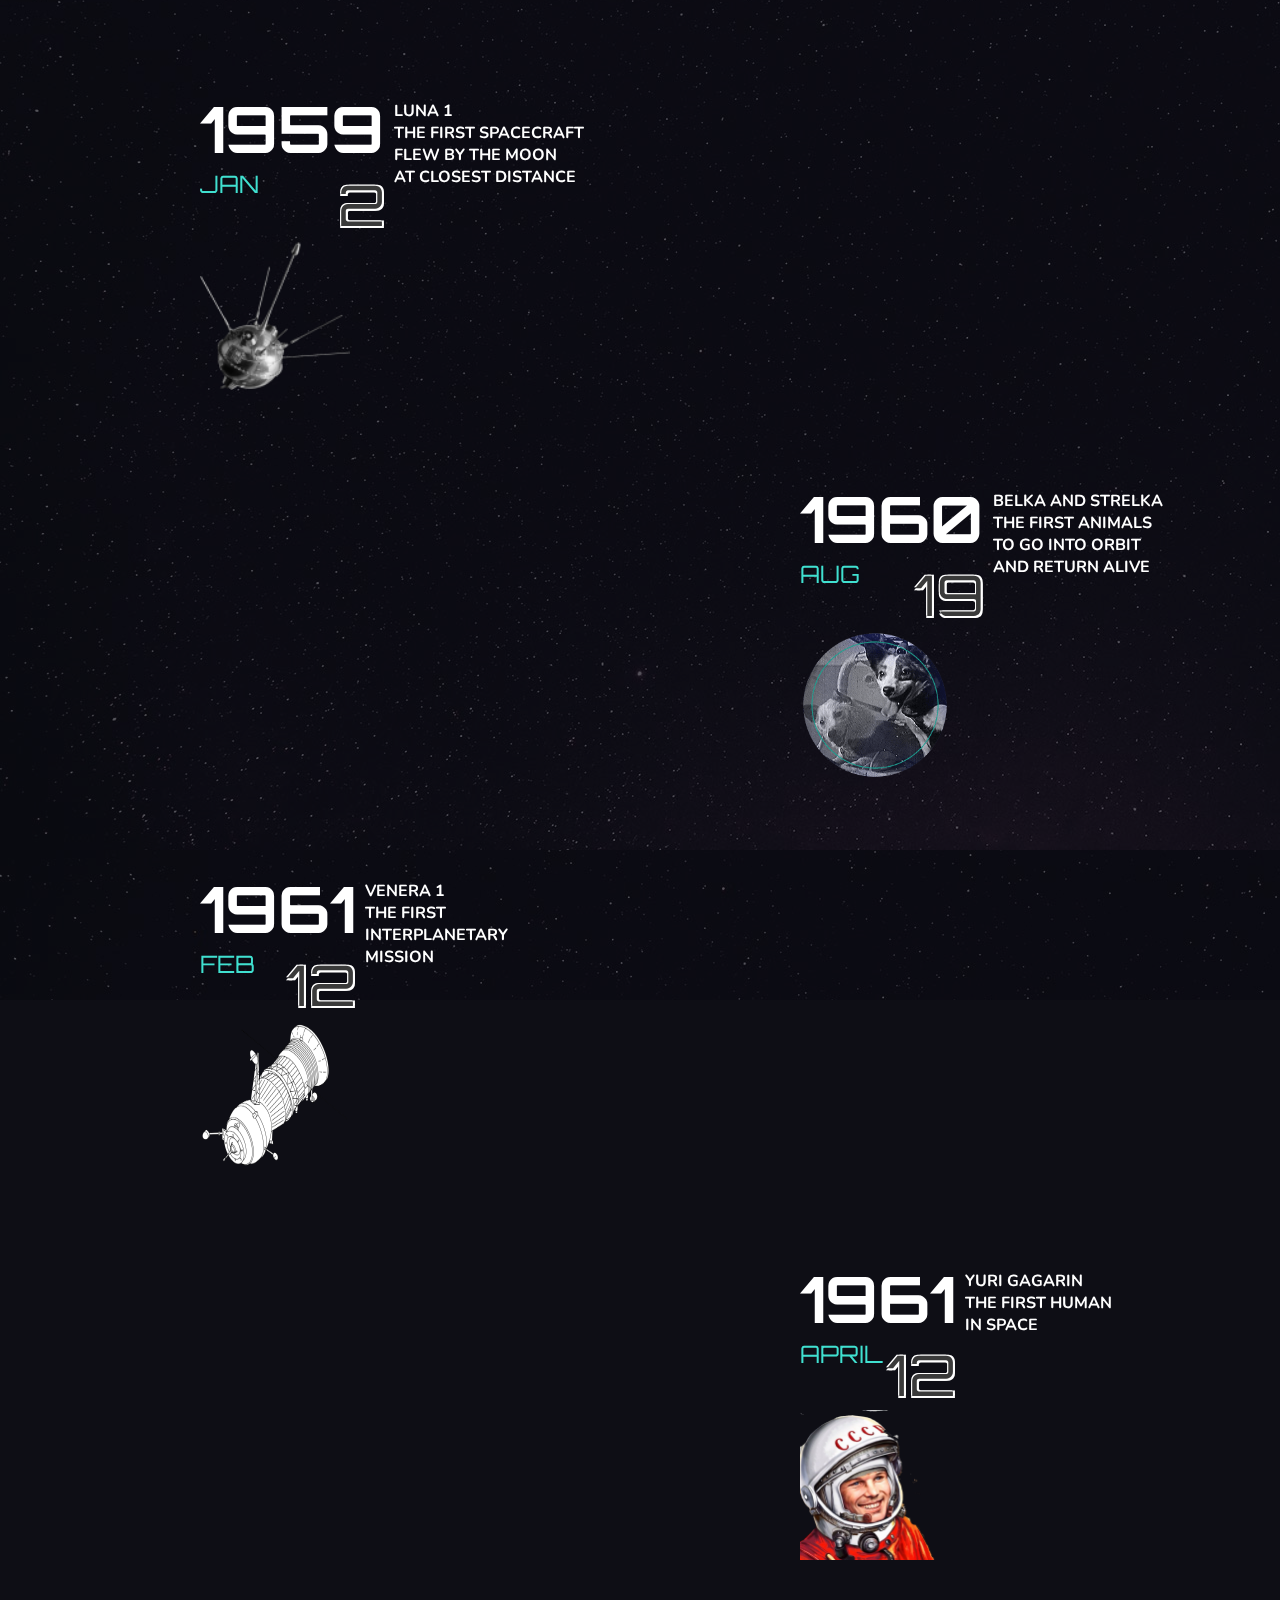
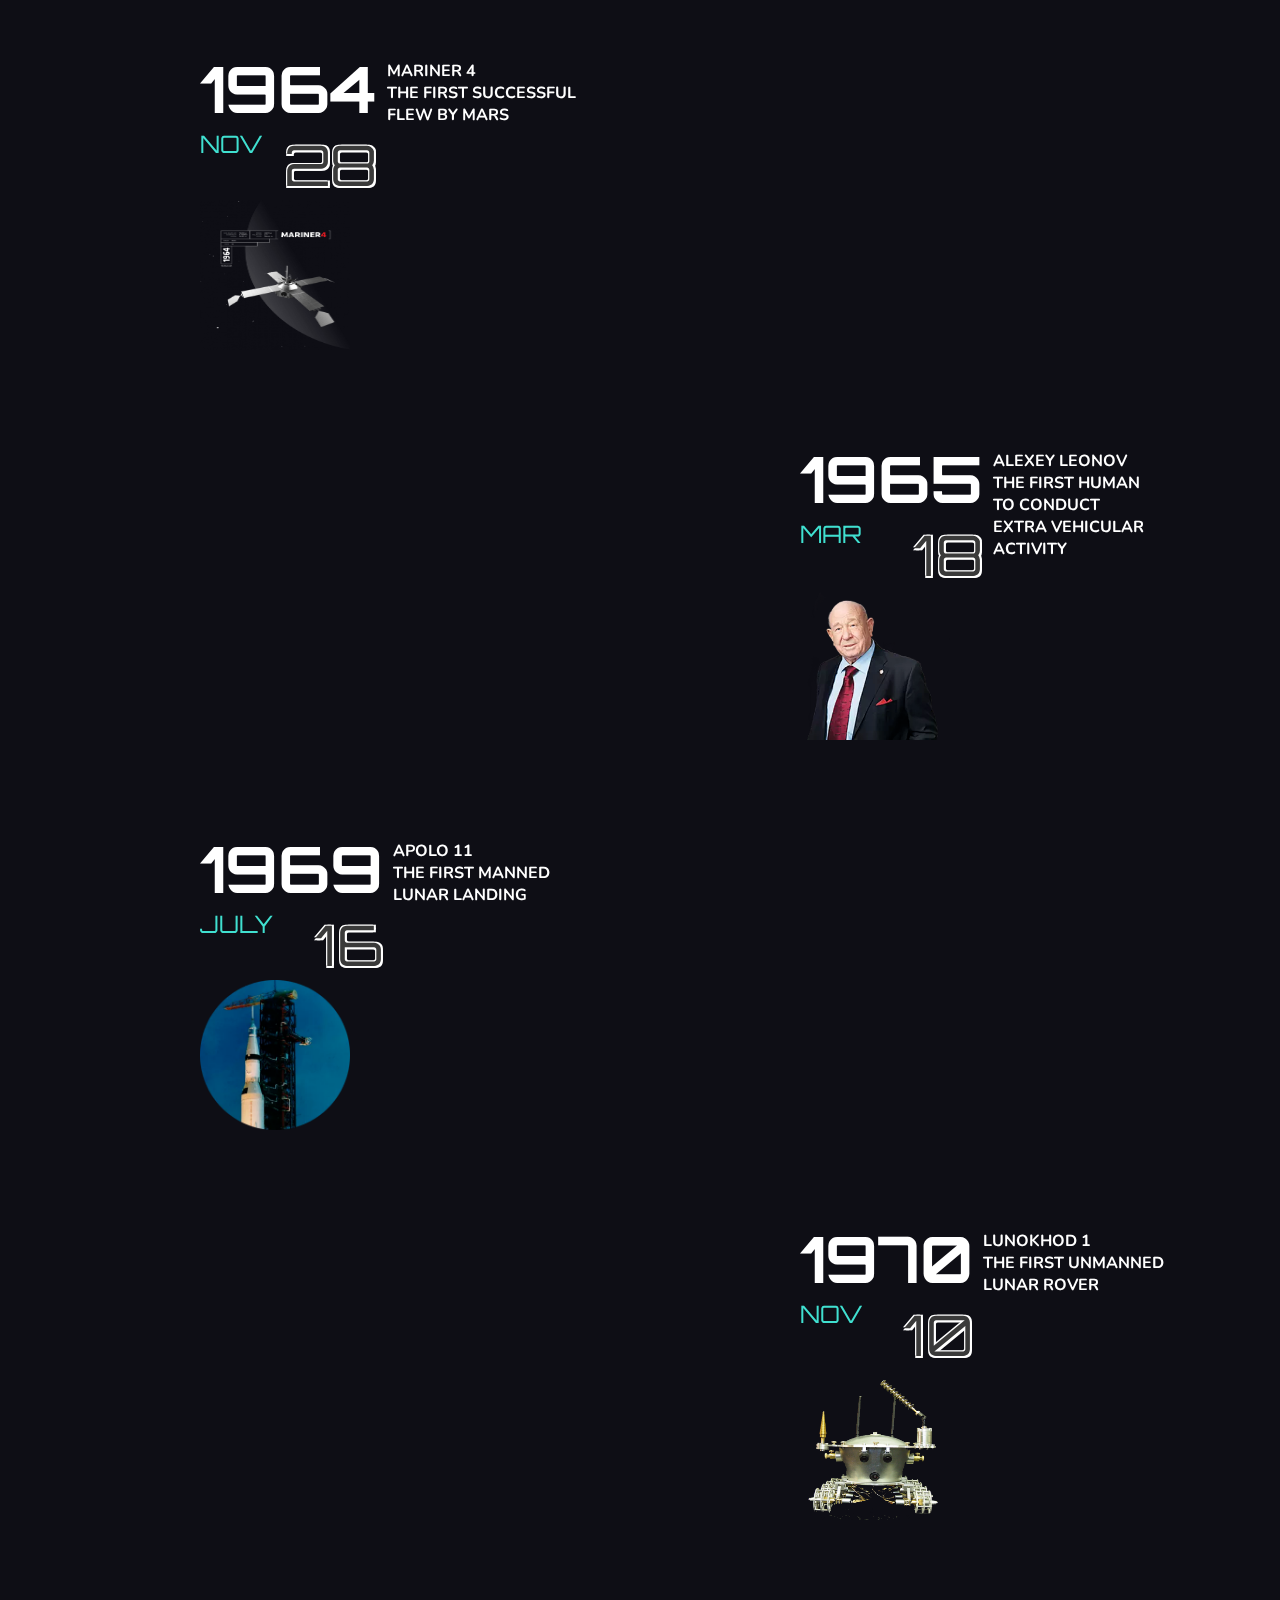
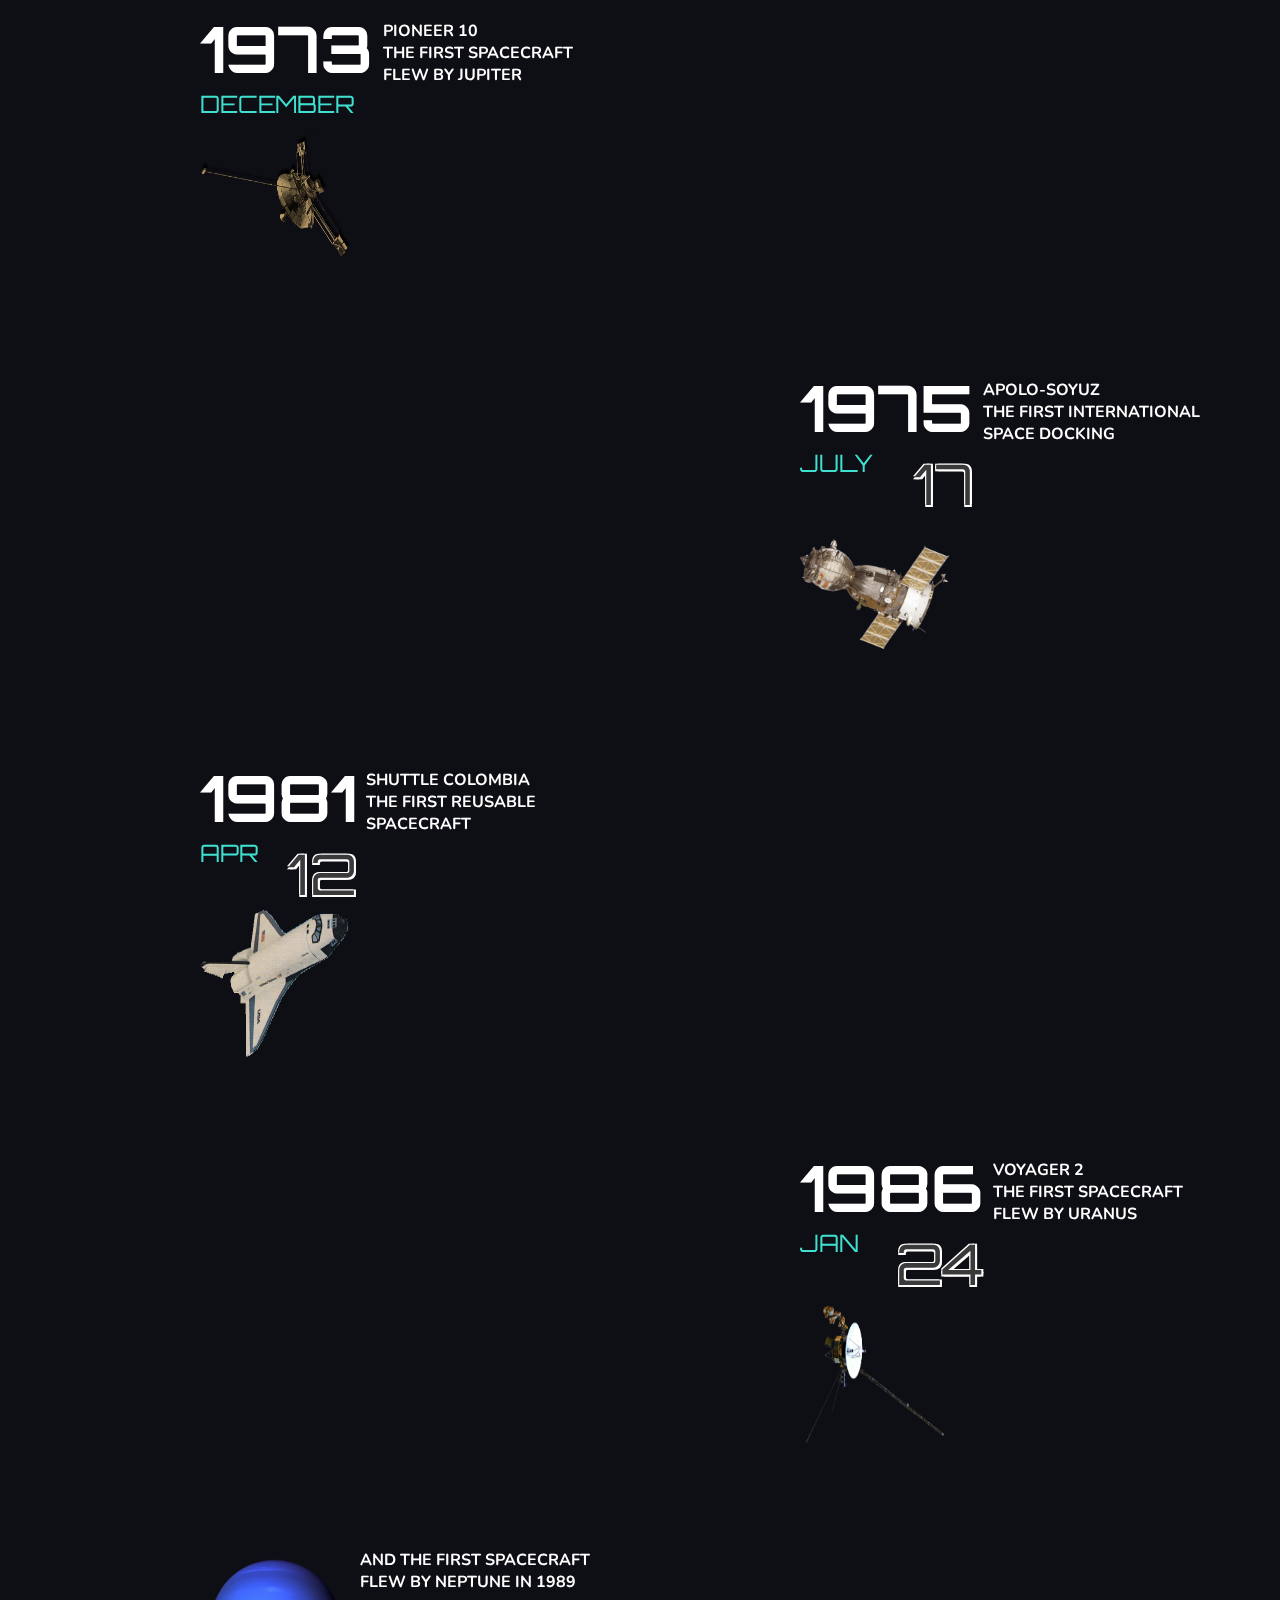
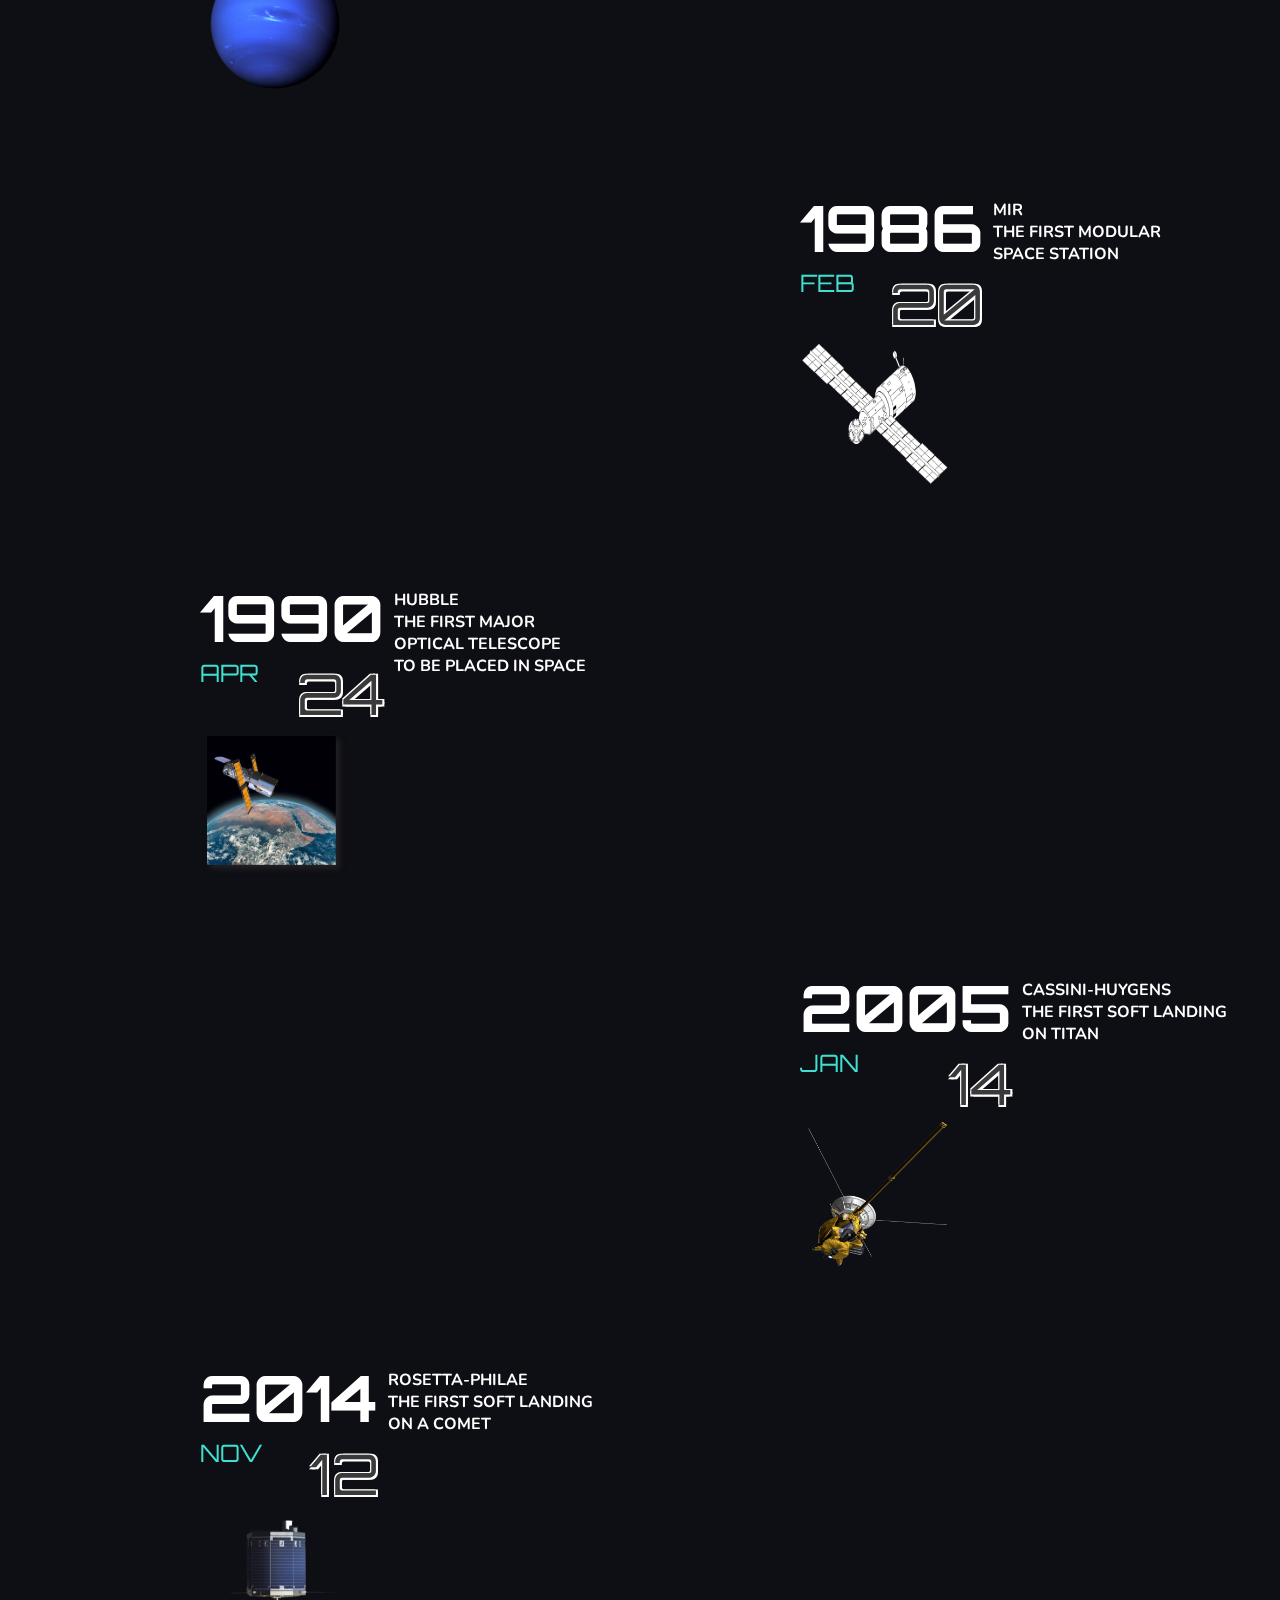
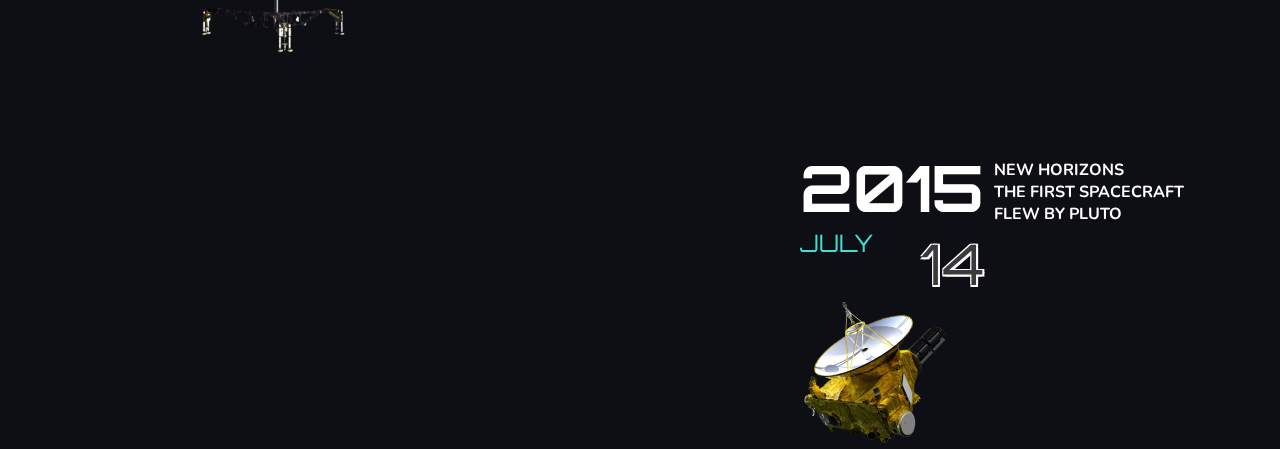
<file: HistoryMain/index.html>
<!DOCTYPE html>
<html lang="en">
<head>
    <link href="https://fonts.googleapis.com/css?family=Orbitron&display=swap" rel="stylesheet">
    <link href="https://fonts.googleapis.com/css?family=Nunito&display=swap" rel="stylesheet">
    <meta charset="UTF-8">
    <meta name="viewport" content="width=device-width, initial-scale=1.0">
    <meta http-equiv="X-UA-Compatible" content="ie=edge">
    <title>History Main</title>
    <link rel="stylesheet" href="index.css">
</head>
<body>
        <div class="starimag"></div>
        <div class="flex" style = "margin-left: 200px; margin-top: 100px">
                <div class = "date">
                    <h1 class="year">
                        1959
                    </h1>
                    <div>
                        <span class="mdate">JAN</span>
                        <span class="month">2</span>
                    </div>
                    <img src="luna-e1.png" alt="" class = "imag">
                </div>
                <div class = "info">
                    <div>
                        <b>LUNA 1</b>
                    </div>
                    <div>
                        <b>THE FIRST SPACECRAFT</b>
                    </div>
                    <div>
                        <b>FLEW BY THE MOON</b>
                    </div>
                    <div>
                        <b>AT CLOSEST DISTANCE</b>
                    </div>
                    <div class="learn">
                        <b>Learn More</b>
                    </div>
            </div>
        </div>
        <div class="flex" style = "margin-left:800px">
            <div class = "date">
                <h1 class="year">
                    1960
                </h1>
                <div>
                    <span class="mdate">AUG</span>
                    <span class="month">19</span>
                </div>
                <img src="belka-strelka-2_1.png" alt="" class="imag">
            </div>
            <div class = "info">
                <div>
                    <b>BELKA AND STRELKA</b>
                </div>
                <div>
                    <b>THE FIRST ANIMALS</b>
                </div>
                <div>
                    <b>TO GO INTO ORBIT</b>
                </div>
                <div>
                    <b>AND RETURN ALIVE</b>
                </div>
                <div class="learn">
                        <b>Learn More</b>
                    </div>
        </div>
    </div>
        <div class="flex" style = "margin-left: 200px">
                <div class = "date">
                    <h1 class="year">
                        1961
                    </h1>
                    <div>
                        <span class="mdate">FEB</span>
                        <span class="month">12</span>
                    </div>
                    <img src="1200px-Progress_drawing.png" alt="" class="imag">
                </div>
                <div class = "info">
                    <div>
                        <b>VENERA 1</b>
                    </div>
                    <div>
                        <b>THE FIRST</b>
                    </div>
                    <div>
                        <b>INTERPLANETARY</b>
                    </div>
                    <div>
                        <b>MISSION</b>
                    </div>
                    <div class="learn">
                            <b>Learn More</b>
                        </div>
            </div>
        </div>
        <div class="flex" style = "margin-left:800px">
                <div class = "date">
                    <h1 class="year">
                        1961
                    </h1>
                    <div>
                        <span class="mdate">APRIL</span>
                        <span class="month">12</span>
                    </div>
                    <img src="Yuri-Gagarin-PNG-Transparent-File.png" alt="" class="imag">
                </div>
                <div class = "info">
                    <div>
                        <b>YURI GAGARIN</b>
                    </div>
                    <div>
                        <b>THE FIRST HUMAN</b>
                    </div>
                    <div>
                        <b>IN SPACE</b>
                    </div>
                    <div class="learn">
                            <b>Learn More</b>
                        </div>
            </div>
        </div>
        <div class="flex" style = "margin-left: 200px">
                <div class = "date">
                    <h1 class="year">
                        1964
                    </h1>
                    <div >
                        <span class="mdate">NOV</span>
                        <span class="month">28</span>
                    </div>
                    <img src="3964641_print_1.png" alt="" class="imag">
                </div>
                <div class = "info">
                    <div>
                        <b>MARINER 4</b>
                    </div>
                    <div>
                        <b>THE FIRST SUCCESSFUL</b>
                    </div>
                    <div>
                        <b>FLEW BY MARS</b>
                    </div>
                    <div class="learn">
                            <b>Learn More</b>
                        </div>
            </div>
        </div>
        <div class="flex" style = "margin-left:800px">
                <div class = "date">
                    <h1 class="year">
                        1965
                    </h1>
                    <div>
                        <span class="mdate">MAR</span>
                        <span class="month">18</span>
                    </div>
                    <img src="4340840328aeec821030889273389e47.png" alt="" class="imag">
                </div>
                <div class = "info">
                    <div>
                        <b>ALEXEY LEONOV</b>
                    </div>
                    <div>
                        <b>THE FIRST HUMAN</b>
                    </div>
                    <div>
                        <b>TO CONDUCT</b>
                    </div>
                    <div>
                        <b>EXTRA VEHICULAR</b>
                    </div>
                    <div>
                        <b>ACTIVITY</b>
                    </div>
                    <div class="learn">
                            <b>Learn More</b>
                        </div>
            </div>
        </div>
        <div class="flex" style = "margin-left: 200px">
                <div class = "date">
                    <h1 class="year">
                        1969
                    </h1>
                    <div>
                        <span class="mdate">JULY</span>
                        <span class="month">16</span>
                    </div>
                    <img src="39525-_Apollo-11_-_T_efbsix.png" alt="" class="imag">
                </div>
                <div class = "info">
                    <div>
                        <b>APOLO 11</b>
                    </div>
                    <div>
                        <b>THE FIRST MANNED</b>
                    </div>
                    <div>
                        <b>LUNAR LANDING</b>
                    </div>
                    <div class="learn">
                            <b>Learn More</b>
                        </div>
            </div>
        </div>
        <div class="flex" style = "margin-left:800px">
                <div class = "date">
                    <h1 class="year">
                        1970
                    </h1>
                    <div>
                        <span class="mdate">NOV</span>
                        <span class="month">10</span>
                    </div>
                    <img src="lunokhod 3.png" alt="" class="imag">
                </div>
                <div class = "info">
                    <div>
                        <b>LUNOKHOD 1</b>
                    </div>
                    <div>
                        <b>THE FIRST UNMANNED</b>
                    </div>
                    <div>
                        <b>LUNAR ROVER</b>
                    </div>
                    <div class="learn">
                            <b>Learn More</b>
                        </div>
            </div>
        </div>
        <div class="flex" style = "margin-left: 200px">
                <div class = "date">
                    <h1 class="year">
                        1973
                    </h1>
                    <div>
                        <span class="mdate">DECEMBER</span>
                        <span class="month"></span>
                    </div>
                    <img src="pioneer-10-18427352949.png" alt="" class="imag">
                </div>
                <div class = "info">
                    <div>
                        <b>PIONEER 10</b>
                    </div>
                    <div>
                        <b>THE FIRST SPACECRAFT</b>
                    </div>
                    <div>
                        <b>FLEW BY JUPITER</b>
                    </div>
                    <div class="learn">
                            <b>Learn More</b>
                        </div>
            </div>
        </div>
        <div class="flex" style = "margin-left:800px">
                <div class = "date">
                    <h1 class="year">
                        1975
                    </h1>
                    <div>
                        <span class="mdate">JULY</span>
                        <span class="month">17</span>
                    </div>
                    <img src="585f9688cb11b227491c3592.png" alt="" class="imag">
                </div>
                <div class = "info">
                    <div>
                        <b>APOLO-SOYUZ</b>
                    </div>
                    <div>
                        <b>THE FIRST INTERNATIONAL</b>
                    </div>
                    <div>
                        <b>SPACE DOCKING</b>
                    </div>
                    <div class="learn">
                            <b>Learn More</b>
                        </div>
            </div>
        </div>
        <div class="flex" style = "margin-left: 200px">
                <div class = "date">
                    <h1 class="year">
                        1981
                    </h1>
                    <div>
                        <span class="mdate">APR</span>
                        <span class="month">12</span>
                    </div>
                    <img src="est1385@.png" alt="" class="imag">
                </div>
                <div class = "info">
                    <div>
                        <b>SHUTTLE COLOMBIA</b>
                    </div>
                    <div>
                        <b>THE FIRST REUSABLE</b>
                    </div>
                    <div>
                        <b>SPACECRAFT</b>
                    </div>
                    <div class="learn">
                            <b>Learn More</b>
                        </div>
            </div>
        </div>
        <div class="flex" style = "margin-left:800px">
                <div class = "date">
                    <h1 class="year">
                        1986
                    </h1>
                    <div>
                        <span class="mdate">JAN</span>
                        <span class="month">24</span>
                    </div>
                    <img src="Voyager_spacecraft_model.png" alt="" class="imag">
                </div>
                <div class = "info">
                    <div>
                        <b>VOYAGER 2</b>
                    </div>
                    <div>
                        <b>THE FIRST SPACECRAFT</b>
                    </div>
                    <div>
                        <b>FLEW BY URANUS</b>
                    </div>
                    <div class="learn">
                            <b>Learn More</b>
                        </div>
            </div>
        </div>
        <div class="flex" style = "margin-left: 200px">
                <div class = "date">
                        <img src="neptune.png" alt="" class="imag">
                    </div>
                <div class = "info">
                    <div>
                        <b>AND THE FIRST SPACECRAFT</b>
                    </div>
                    <div>
                        <b>FLEW BY NEPTUNE IN 1989</b>
                    </div>
                    <div class="learn">
                            <b>Learn More</b>
                        </div>
            </div>
        </div>
        <div class="flex" style = "margin-left:800px">
                <div class = "date">
                    <h1 class="year">
                        1986
                    </h1>
                    <div>
                        <span class="mdate">FEB</span>
                        <span class="month">20</span>
                    </div>
                    <img src="Mir_base_block_drawing.png" alt="" class="imag">
                </div>
                <div class = "info">
                    <div>
                        <b>MIR</b>
                    </div>
                    <div>
                        <b>THE FIRST MODULAR</b>
                    </div>
                    <div>
                        <b>SPACE STATION</b>
                    </div>
                    <div class="learn">
                            <b>Learn More</b>
                        </div>
            </div>
        </div>
        <div class="flex" style = "margin-left: 200px">
                <div class = "date">
                    <h1 class="year">
                        1990
                    </h1>
                    <div>
                        <span class="mdate">APR</span>
                        <span class="month">24</span>
                    </div>
                    <img src="hubs-space.png" alt="" class="imag">
                </div>
                <div class = "info">
                    <div>
                        <b>HUBBLE</b>
                    </div>
                    <div>
                        <b>THE FIRST MAJOR</b>
                    </div>
                    <div>
                        <b>OPTICAL TELESCOPE</b>
                    </div>
                    <div>
                        <b>TO BE PLACED IN SPACE</b>
                    </div>
                    <div class="learn">
                            <b>Learn More</b>
                        </div>
            </div>
        </div>
        <div class="flex" style = "margin-left:800px">
                <div class = "date">
                    <h1 class="year">
                        2005
                    </h1>
                    <div>
                        <span class="mdate">JAN</span>
                        <span class="month">14</span>
                    </div>
                    <img src="Cassini_Transparent.png" alt="" class="imag">
                </div>
                <div class = "info">
                    <div>
                        <b>CASSINI-HUYGENS</b>
                    </div>
                    <div>
                        <b>THE FIRST SOFT LANDING</b>
                    </div>
                    <div>
                        <b>ON TITAN</b>
                    </div>
                    <div class="learn">
                            <b>Learn More</b>
                        </div>
            </div>
        </div>
        <div class="flex" style = "margin-left: 200px">
                <div class = "date">
                    <h1 class="year">
                        2014
                    </h1>
                    <div>
                        <span class="mdate">NOV</span>
                        <span class="month">12</span>
                    </div>
                    <img src="300px-Philae_lander_(transparent_bg).png" alt="" class="imag">
                </div>
                <div class = "info">
                    <div>
                        <b>ROSETTA-PHILAE</b>
                    </div>
                    <div>
                        <b>THE FIRST SOFT LANDING</b>
                    </div>
                    <div>
                        <b>ON A COMET</b>
                    </div>
                    <div class="learn">
                            <b>Learn More</b>
                        </div>
            </div>
        </div>
        <div class="flex" style = "margin-left:800px">
                <div class = "date">
                    <h1 class="year">
                        2015
                    </h1>
                    <div>
                        <span class="mdate">JULY</span>
                        <span class="month">14</span>
                    </div>
                    <img src="300px-New_Horizons_Transparent.png" alt="" class="imag">
                </div>
                <div class = "info">
                    <div>
                        <b>NEW HORIZONS</b>
                    </div>
                    <div>
                        <b>THE FIRST SPACECRAFT</b>
                    </div>
                    <div>
                        <b>FLEW BY PLUTO</b>
                    </div>
                    <div class="learn">
                            <b>Learn More</b>
                        </div>
            </div>
        </div>
        <script src="index.js"></script>
</body>
</html>
</file>
<file: HistoryMain/index.css>
body {
    background-color:#0E0E15;
    padding: 0; 
    margin: 0;
    transition: background-color 4s
}
h1{
    margin:0;
    padding:0;
}
.flex {
    display: flex;
    margin-top: 100px;
    width: fit-content;
}

.flexcolumn {
    display: flex;
    flex-direction: column;
}

.date {

    display: flex;
    flex-direction: column;
    margin-right: 5px;
    font-family: 'Orbitron', sans-serif;
    font-size: 32px;
}

.info {
    display: flex;
    flex-direction: column;
    margin-left: 5px;
    color: white;
    font-family: 'Nunito', sans-serif;
}

.year {
    margin-bottom: 0px;
    color: white;
    margin-top: -12px;
}

.month {
    color: turquoise;
    float: right;
    font-size: 56px;
    color: #3a3a3a;
    text-shadow: -1.5px -1.5px 0 white, 1.5px -1.5px 0 white, -1.5px 1.5px 0 white, 1.5px 1.5px 0 white;
}

.mdate {
    color: turquoise;
    font-size: 24px;
    vertical-align: top;
}

.imag {
    width: 150px;
    height:150px;
}

.starimag {
    background-image: url("starsBg-wide.jpg");
    width: 110vw;
    margin-top: -50vh;
    height: 150vh;
    position: fixed;
    opacity: 0.3;
    z-index: -1;
}

.learn {
    display: inline-block;
    border: 1.5px white solid;
    width: fit-content;
    padding: 3px;
    transition: opacity 0.5s ;
    opacity: 0;
}

.flex:hover .learn {
    opacity: 1;
}
</file>
